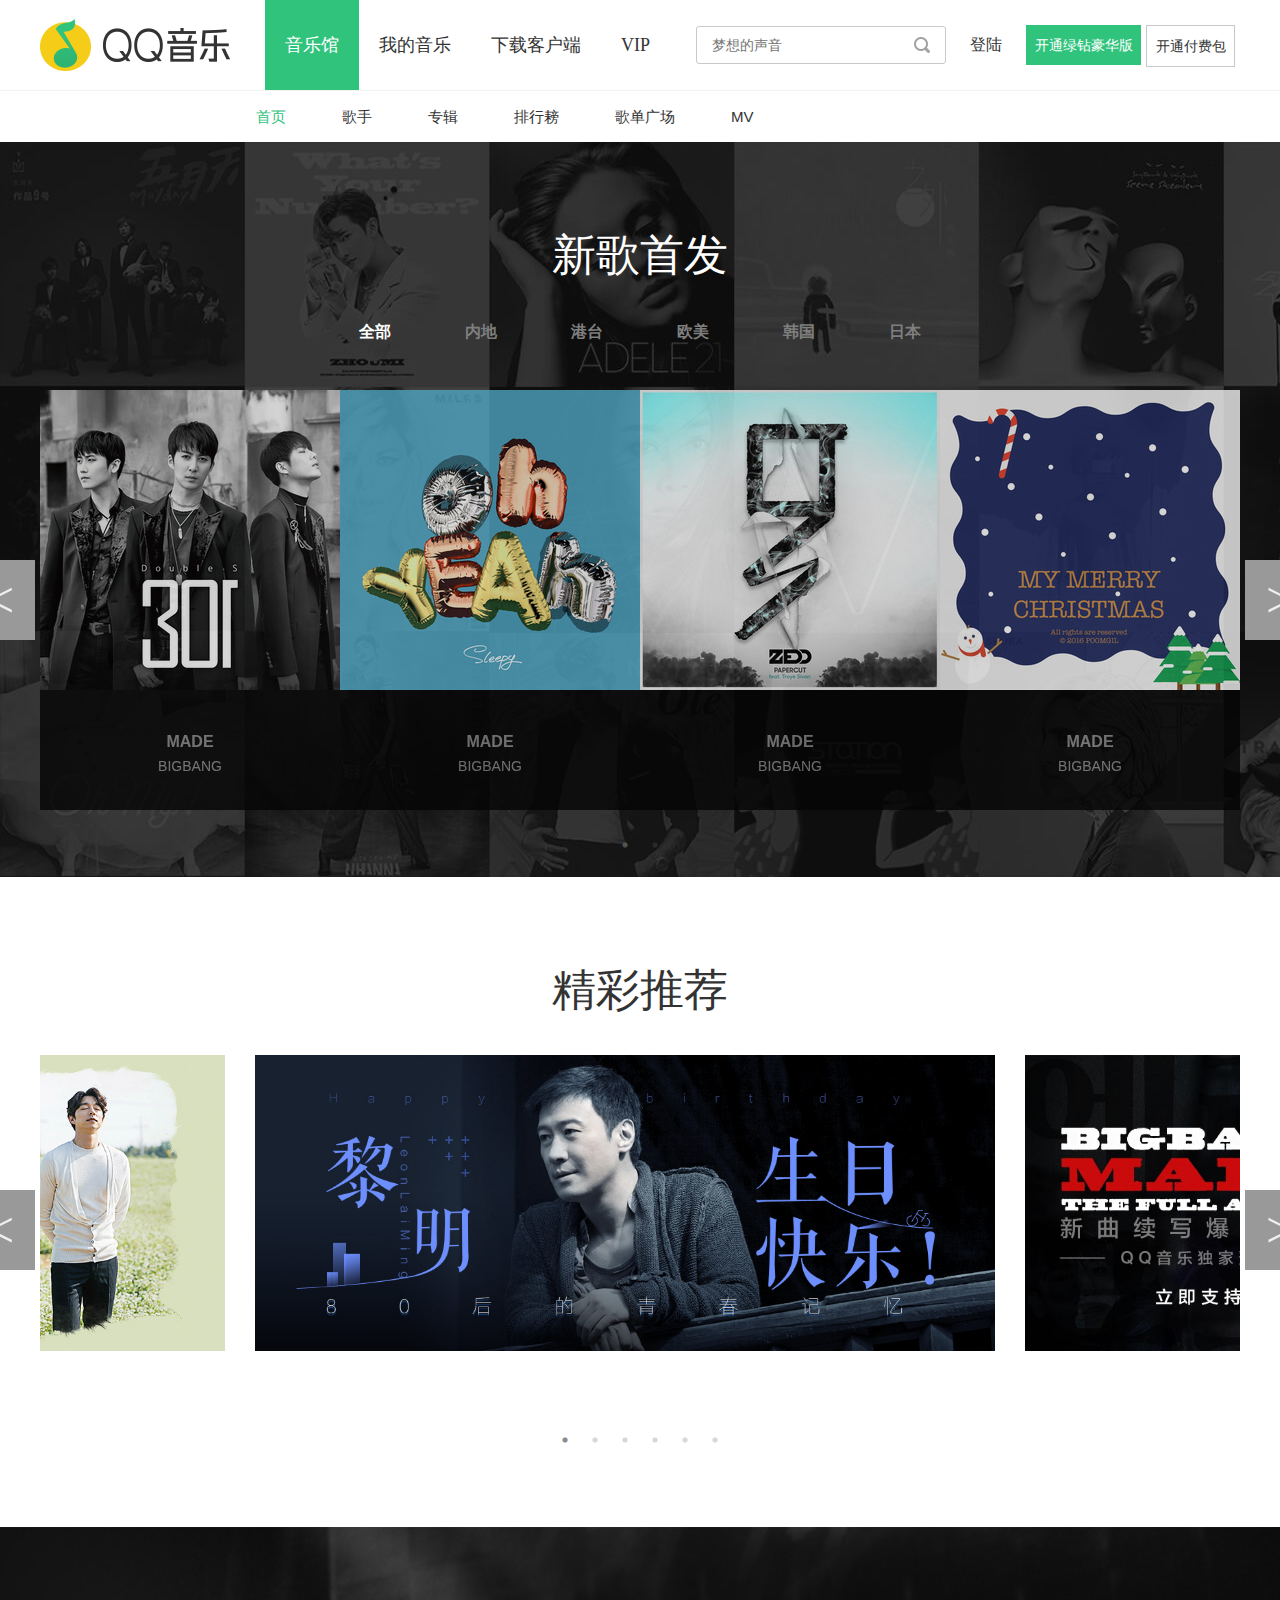
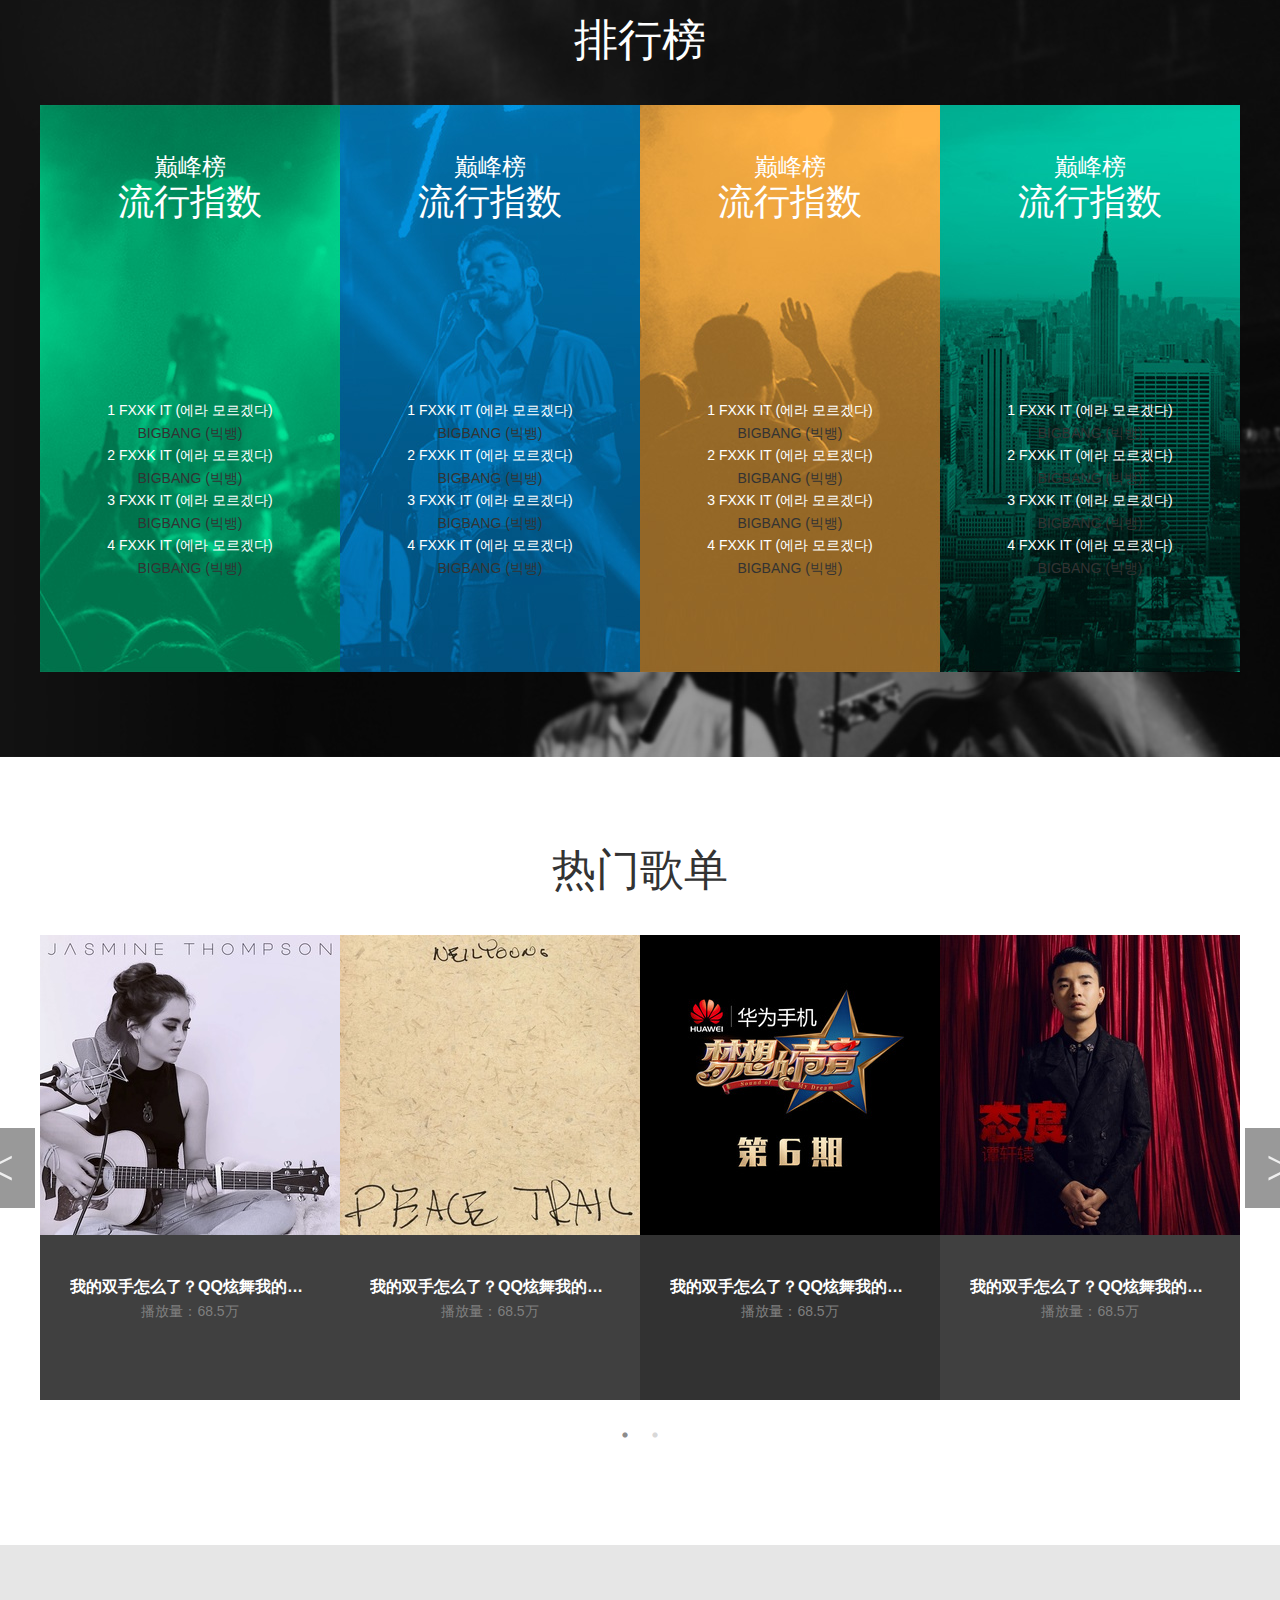
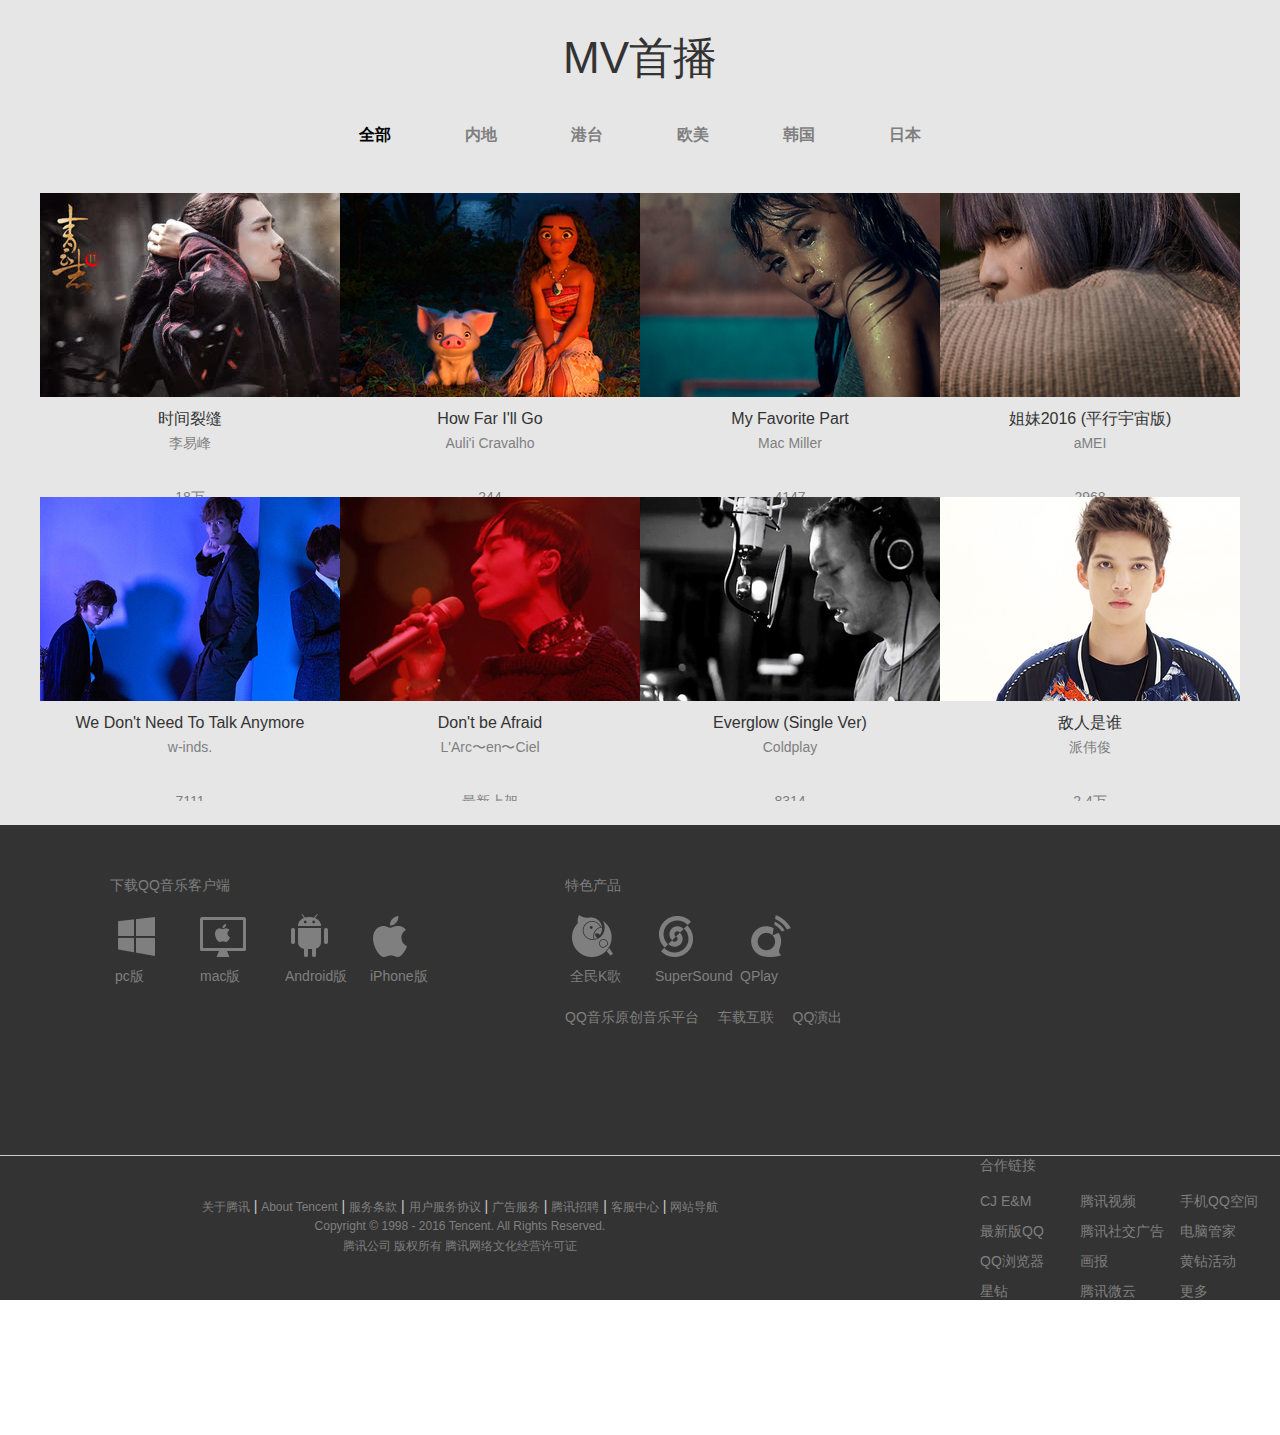
<file: index.html>
<!DOCTYPE html>
<html>
<head>
<meta charset="utf-8"/>
<title>QQ音乐 - 中国最新最全免费正版高品质音乐平台！</title>
<link rel="stylesheet" href="commom/css/index.css"/>
<link rel="stylesheet" href="commom/wonRecom/slick.css" />
<link rel="stylesheet" href="commom/slick/slick.css"/>
</head>
<body>
<div class="content">
<!--头部导航栏-->
<div class="nav">
	<div class="nav-top">
	    <div class="logo"></div>
	    <div class="nav-item">
			<ul>
				<li class="lgreen"><a class="f18 white" href="#">音乐馆</a></li>
				<li><a class="f18 ccc" href="#">我的音乐</a></li>
				<li><a class="f18 ccc " href="#">下载客户端</a></li>
				<li><a style="font-family: 'sans-serif';width: 26.1px;" class="f18 ccc" href="#">VIP</a></li>
			</ul>
		</div>
		<!--<div class="clear"></div>-->
		<div class="nav-input">
			<div class="mod_search_input">
				<input type="text" placeholder="梦想的声音"/>
				<button class="btn">
					<i class="icon-search"></i>
					<span class="icon-txt">搜索</span>
				</button>
			</div>
		</div>
		<div class="right">
				<a class="nav-login ccc" href="#">登陆</a>
				<a class="nav-vip white">开通绿钻豪华版</a>
				<a class="nav-price">开通付费包</a>
		</div>	
	</div>
	<div class="nav-bottom">
		<ul class="nav-content-item">
			<li><a style="color:#31c27c;"  href="#">首页</a></li>
			<li><a  href="#">歌手</a></li>
			<li><a  href="#">专辑</a></li>
			<li><a  href="#">排行耪</a></li>
			<li><a  href="#">歌单广场</a></li>
			<li><a  href="#">MV</a></li>
		</ul>
	</div>
</div>
<!--新歌首发-->
<div class="newSong">
	<div class="title white"><h1>新歌首发</h1></div>
	<div class="list">
		<a class="white f16" href="#">全部</a>
		<a class="gray f16" href="#">内地</a>
		<a class="gray f16" href="#">港台</a>
		<a class="gray f16" href="#">欧美</a>
		<a class="gray f16" href="#">韩国</a>
		<a class="gray f16" href="#">日本</a>
	</div>
	<div class="new-Song">
		<ul class="songList">
			<div class="slick" style="width: 1200px;height: 420;">
			<div class="hotSong-item" style="width:300px;height: 420px;opacity: 0.8;background: #060606;"><li>
				<div class="itemBox">
				<div class="pic" style="height: 300px;">
					<img src="commom/img/T002R300x300M000001llkhe3ZBBNF.jpg">
					<div class="mask"></div>
					<div class="play"></div>
				</div>
					<div class="songDetai op">
					<h3 class="white" style="font-weight: bold;">MADE</h3>
					<div class="listen">
						<i></i>
						<span class="white f15">BIGBANG</span>
					</div>
					</div>
				</div>
			</li></div>
			<div  class="hotSong-item" style="height: 420px;opacity: 0.8; background: #060606;"><li>
				<div class="itemBox">
					<div class="pic" style="height: 300px;">
					<img src="commom/img/T002R300x300M000001mEns84U6loJ.jpg">
					<div class="mask"></div>
					<div class="play"></div>
					</div>
					<div class="songDetai op">
					<h3 class="white" style="font-weight: bold;">MADE</h3>
					<div class="listen">
						<i></i>
						<span class="white f15 ">BIGBANG</span>
					</div>
					</div>
				</div>
			</li></div>
			<div class="hotSong-item" style="height: 420px; opacity: 0.8;background: #060606;"><li >
				<div class="itemBox">
					<div class="pic" style="height: 300px;">
					<img src="commom/img/T002R300x300M000002OYzFc1EvuDk.jpg">
					<div class="mask"></div>
					<div class="play"></div>
					</div>
					<div class="songDetai op">
					<h3 class="white" style="font-weight: bold;">MADE</h3>
					<div class="listen">
						<i></i>
						<span class="white f15 ">BIGBANG</span>
					</div>
					</div>
				</div>
			</li></div>
			<div class="hotSong-item" style="height: 420px;opacity: 0.8;background: #060606;"><li>
				<div class="itemBox">
					<div class="pic" style="height: 300px;">
					<img src="commom/img/T002R300x300M000003CiF0q2GKwxg.jpg">
					<div class="mask"></div>
					<div class="play"></div>
					</div>
					<div class="songDetai op">
					<h3 class="white" style="font-weight: bold;">MADE</h3>
					<div class="listen">
						<i></i>
						<span class="white f15 ">BIGBANG</span>
					</div>
					</div>
				</div>
			</li></div>
			<div class="hotSong-item" style="height: 420px;opacity: 0.8;background: #060606;"><li>
				<div class="itemBox">
					<div class="pic" style="height: 300px;">
					<img src="commom/img/T002R300x300M000001llkhe3ZBBNF.jpg">
					<div class="mask"></div>
					<div class="play"></div>
					</div>
					<div class="songDetai op">
					<h3 class="white" style="font-weight: bold;">MADE</h3>
					<div class="listen">
						<i></i>
						<span class="white f15 ">BIGBANG</span>
					</div>
					</div>
				</div>
			</li></div>
			</div>
		</ul>
	</div>
</div>
</div>
<!--精彩推荐-->
<div class="wonRecom">
	<div class="title"><h1>精彩推荐</h1></div>
	<div class="picList"  >
	<div class="slider center" style="height: 350px;width: 1200px; margin:0 auto;">
		<div><img src="commom/img/57314.jpg" style="max-width: 740px;"></div>
		<div><img src="commom/img/57611.jpg" style="max-width: 740px;"></div>
		<div><img src="commom/img/57936.jpg" style="max-width: 740px;"></div>
		<div><img src="commom/img/58218.jpg" style="max-width: 740px;"></div>
		<div><img src="commom/img/58249.jpg" style="max-width: 740px;"></div>
		<div><img src="commom/img/58298.jpg" style="max-width: 740px;"></div>
	</div>
	</div>
</div>
<!--排行榜-->
<div class="rankList">
	<div class="title""><h1 class="white">排行榜</h1></div>
	<div class="rankDtail">
		<div class="rank-list">
			<div class="rank-list-item">
				<div class="bg" style="background: url(commom/img/555.jpg) 0 0;"></div>
				   <div class="top-title">
				   	 <span class="little white">巅峰榜</span>
				   	 <span class="big white">流行指数</span>
				    </div>
				    <div class="mask"></div>
				    <div class="play" style="top:32%;"></div>
				   <ul class="popSong">
				   		<li>
				   			<p class="songName"><a class="white" href="#">1 FXXK IT (에라 모르겠다)</a></p>
				   			<p class="singer">BIGBANG (빅뱅)</p>
				   		</li>
				   		<li>
				   			<p class="songName"><a class="white" href="#">2 FXXK IT (에라 모르겠다)</a></p>
				   			<p class="singer">BIGBANG (빅뱅)</p>
				   		</li>
				   		<li>
				   			<p class="songName"><a class="white" href="#">3 FXXK IT (에라 모르겠다)</a></p>
				   			<p class="singer">BIGBANG (빅뱅)</p>
				   		</li>	
				   		<li>
				   			<p class="songName"><a class="white" href="#">4 FXXK IT (에라 모르겠다)</a></p>
				   			<p class="singer">BIGBANG (빅뱅)</p>
				   		</li>     
				   </ul>
			   </div>
			   	<div class="rank-list-item">
				<div class="bg" style="background:url(commom/img/555.jpg) -300px 0;"></div>
				   <div class="top-title">
				   	 <span class="little white">巅峰榜</span>
				   	 <span class="big white">流行指数</span>
				    </div>
				    <div class="mask"></div>
				    <div class="play" style="top:32%;"></div>
				   <ul class="popSong">
				   		<li>
				   			<p class="songName"><a class="white" href="#">1 FXXK IT (에라 모르겠다)</a></p>
				   			<p class="singer">BIGBANG (빅뱅)</p>
				   		</li>
				   		<li>
				   			<p class="songName"><a class="white" href="#">2 FXXK IT (에라 모르겠다)</a></p>
				   			<p class="singer">BIGBANG (빅뱅)</p>
				   		</li>
				   		<li>
				   			<p class="songName"><a class="white" href="#">3 FXXK IT (에라 모르겠다)</a></p>
				   			<p class="singer">BIGBANG (빅뱅)</p>
				   		</li>	
				   		<li>
				   			<p class="songName"><a class="white" href="#">4 FXXK IT (에라 모르겠다)</a></p>
				   			<p class="singer">BIGBANG (빅뱅)</p>
				   		</li>     
				   </ul>
			   </div>
			   	<div class="rank-list-item">
				<div class="bg" style=" background: url(commom/img/555.jpg) -600px 0;"></div>
				   <div class="top-title">
				   	 <span class="little white">巅峰榜</span>
				   	 <span class="big white">流行指数</span>
				    </div>
				    <div class="mask"></div>
				    <div class="play" style="top:32%;"></div>
				   <ul class="popSong">
				   		<li>
				   			<p class="songName"><a class="white" href="#">1 FXXK IT (에라 모르겠다)</a></p>
				   			<p class="singer">BIGBANG (빅뱅)</p>
				   		</li>
				   		<li>
				   			<p class="songName"><a class="white" href="#">2 FXXK IT (에라 모르겠다)</a></p>
				   			<p class="singer">BIGBANG (빅뱅)</p>
				   		</li>
				   		<li>
				   			<p class="songName"><a class="white" href="#">3 FXXK IT (에라 모르겠다)</a></p>
				   			<p class="singer">BIGBANG (빅뱅)</p>
				   		</li>	
				   		<li>
				   			<p class="songName"><a class="white" href="#">4 FXXK IT (에라 모르겠다)</a></p>
				   			<p class="singer">BIGBANG (빅뱅)</p>
				   		</li>     
				   </ul>
			   </div>
			   	<div class="rank-list-item">
				<div class="bg" style=" background: url(commom/img/555.jpg) -900px 0;"></div>
				   <div class="top-title">
				   	 <span class="little white">巅峰榜</span>
				   	 <span class="big white">流行指数</span>
				    </div>
				    <div class="mask"></div>
				    <div class="play" style="top:32%;"></div>
				   <ul class="popSong">
				   		<li>
				   			<p class="songName"><a class="white" href="#">1 FXXK IT (에라 모르겠다)</a></p>
				   			<p class="singer">BIGBANG (빅뱅)</p>
				   		</li>
				   		<li>
				   			<p class="songName"><a class="white" href="#">2 FXXK IT (에라 모르겠다)</a></p>
				   			<p class="singer">BIGBANG (빅뱅)</p>
				   		</li>
				   		<li>
				   			<p class="songName"><a class="white" href="#">3 FXXK IT (에라 모르겠다)</a></p>
				   			<p class="singer">BIGBANG (빅뱅)</p>
				   		</li>	
				   		<li>
				   			<p class="songName"><a class="white" href="#">4 FXXK IT (에라 모르겠다)</a></p>
				   			<p class="singer">BIGBANG (빅뱅)</p>
				   		</li>     
				   </ul>
				  </div>
			   </div>
		</div>
	</div>
</div>
<!--热门歌单-->
<div class="songSheet">
	<div class="title"><h1>热门歌单</h1></div>
	<div class="hotSong" >
		<ul class="songList">
			<div class="slick" style="width: 100%; height:465px ;">
			<div class="hotSong-item" style="height: 465px; background: #404040;"><li>
				<div class="itemBox">
					<div class="pic" style="height: 300px;">
					<img src="commom/img/T002R300x300M0000001pKni1YfxaY.jpg">
					<div class="mask"></div>
					<div class="play"></div>
					</div>
					<div class="songDetai" style="height: 165px;">
					<h3 class="white" style="font-weight: bold;">我的双手怎么了？QQ炫舞我的双手怎么了？QQ炫舞</h3>
					<div class="listen">
						<i></i>
						<span class="gray f15 sp">播放量：68.5万</span>
					</div>
					</div>
				</div>
			</li>
			</div>
			<div class="hotSong-item" style="height: 465px; background: #404040;"><li>
				<div class="itemBox">
					<div class="pic" style="height: 300px;">
					<img src="commom/img/T002R300x300M000000gtTPj4Pxp1R.jpg">
					<div class="mask"></div>
					<div class="play"></div>
					</div>
					<div class="songDetai" style="height: 165px;">
					<h3 class="white" style="font-weight: bold;">我的双手怎么了？QQ炫舞我的双手怎么了？QQ炫舞</h3>
					<div class="listen">
						<i></i>
						<span class="gray f15 sp">播放量：68.5万</span>
					</div>
					</div>
				</div>
			</li>
			</div>
			<div class="hotSong-item" style="height: 465px;background:#323232;"><li >
				<div class="itemBox">
					<div class="pic" style="height: 300px;">
					<img src="commom/img/T002R300x300M000000sWiOb1wQgIh.jpg">
					<div class="mask"></div>
					<div class="play"></div>
					</div>
					<div class="songDetai" style="height: 165px;">
					<h3 class="white" style="font-weight: bold;">我的双手怎么了？QQ炫舞我的双手怎么了？QQ炫舞</h3>
					<div class="listen">
						<i></i>
						<span class="gray f15 sp">播放量：68.5万</span>
					</div>
					</div>
				</div>
			</li></div>
			<div class="hotSong-item" style="height: 465px; background: #404040;"><li>
				<div class="itemBox">
					<div class="pic" style="height: 300px;">
					<img src="commom/img/T002R300x300M000001JzEUH3aAUKv.jpg">
					<div class="mask"></div>
					<div class="play"></div>
					</div>
					<div class="songDetai" style="height: 165px;">
					<h3 class="white" style="font-weight: bold;">我的双手怎么了？QQ炫舞我的双手怎么了？QQ炫舞</h3>
					<div class="listen">
						<i></i>
						<span class="gray f15 sp">播放量：68.5万</span>
					</div>
					</div>
				</div>
			</li></div>
				<div class="hotSong-item" style="height: 465px;background:#323232; "><li>
				<div class="itemBox">
					<div class="pic" style="height: 300px;">
					<img src="commom/img/T002R300x300M000000sWiOb1wQgIh.jpg">
					<div class="mask"></div>
					<div class="play"></div>
					</div>
					<div class="songDetai" style="height: 165px;">
					<h3 class="white" style="font-weight: bold;">我的双手怎么了？QQ炫舞我的双手怎么了？QQ炫舞</h3>
					<div class="listen">
						<i></i>
						<span class="gray f15 sp">播放量：68.5万</span>
					</div>
					</div>
				</div>
			</li></div>
			</div>
			</ul>
			</div>
</div>
<!--MV首播-->
<div class="mv">
	<div class="title"><h1 style="margin: 0;">MV首播</h1></div>
	<div class="list">
		<a class="black f16" href="#">全部</a>
		<a class="gray f16" href="#">内地</a>
		<a class="gray f16" href="#">港台</a>
		<a class="gray f16" href="#">欧美</a>
		<a class="gray f16" href="#">韩国</a>
		<a class="gray f16" href="#">日本</a>
	</div>
	<div class="mvDetail">
		<ul class="mvList">
			<li class="mvList-item">
				<div class="itemBox">
					<div class="pic">
						<img src="commom/img/0.jpg">
						<div class="mask"></div>
						<div class="play" style="top:60px;"></div>
					</div>
					<h3>时间裂缝</h3>
					<p class="gray center f14 singer">李易峰</p>
					<div class="listen">
						<i></i>
						<span class="gray f14">18万</span>
					</div>
				</div>
			</li>
			<li class="mvList-item">
				<div class="itemBox">
					<div class="pic">
						<img src="commom/img/1.jpg">
						<div class="mask"></div>
						<div class="play" style="top:60px;"></div>
					</div>
					<h3>How Far I'll Go</h3>
					<p class="gray center f14 singer">Auli'i Cravalho</p>
					<div class="listen">
						<i></i>
						<span class="gray f14">244</span>
					</div>
				</div>
			</li>
			<li class="mvList-item">
				<div class="itemBox">
					<div class="pic">
						<img src="commom/img/2.jpg">
						<div class="mask"></div>
						<div class="play" style="top:60px;"></div>
					</div>
					<h3>My Favorite Part</h3>
					<p class="gray center f14 singer">Mac Miller</p>
					<div class="listen">
						<i></i>
						<span class="gray f14">4147</span>
					</div>
				</div>
			</li>
			<li class="mvList-item">
				<div class="itemBox">
					<div class="pic">
						<img src="commom/img/4.jpg">
						<div class="mask"></div>
						<div class="play" style="top:60px;"></div>
					</div>
					<h3>姐妹2016 (平行宇宙版)</h3>
					<p class="gray center f14 singer">aMEI</p>
					<div class="listen">
						<i></i>
						<span class="gray f14">2968</span>
					</div>
				</div>
			</li>
			<li class="mvList-item">
				<div class="itemBox">
					<div class="pic">
						<img src="commom/img/5.jpg">
						<div class="mask"></div>
						<div class="play" style="top:60px;"></div>
					</div>
					<h3>We Don't Need To Talk Anymore</h3>
					<p class="gray center f14 singer">w-inds.</p>
					<div class="listen">
						<i></i>
						<span class="gray f14">7111</span>
					</div>
				</div>
			</li>
			<li class="mvList-item">
				<div class="itemBox">
					<div class="pic">
						<img src="commom/img/10.jpg">
						<div class="mask"></div>
						<div class="play" style="top:60px;"></div>
					</div>
					<h3>Don't be Afraid</h3>
					<p class="gray center f14 singer">L'Arc〜en〜Ciel</p>
					<div class="listen">
						<i></i>
						<span class="gray f14">最新上架</span>
					</div>
				</div>
			</li>
			<li class="mvList-item">
				<div class="itemBox">
					<div class="pic">
						<img src="commom/img/7.jpg">
						<div class="mask"></div>
						<div class="play" style="top:60px;"></div>
					</div>
					<h3>Everglow (Single Ver)</h3>
					<p class="gray center f14 singer">Coldplay</p>
					<div class="listen">
						<i></i>
						<span class="gray f14">8314</span>
					</div>
				</div>
			</li>
			<li class="mvList-item">
				<div class="itemBox">
					<div class="pic">
						<img src="commom/img/8.jpg">
						<div class="mask"></div>
						<div class="play" style="top:60px;"></div>
					</div>
					<h3>敌人是谁</h3>
					<p class="gray center f14 singer">派伟俊</p>
					<div class="listen">
						<i></i>
						<span class="gray f14">2.4万</span>
					</div>
				</div>
			</li>
		</ul>
	</div>
</div>
<!--底部导航-->
<div class="footer">
	<div class="info">
		<div class="leftInfo sp100">
			<p class="f14 gray">下载QQ音乐客户端</p>
			<div class="icon">
			<ul>
				<li>
					<span class="win"></span>
					<p class="gray f14">pc版</p>
				</li>
				<li>
					<span class="mac"></span>
					<p class="gray f14">mac版</p>
				</li>
				<li>
					<span class="an"></span>
					<p class="gray f14">Android版</p>
				</li>
				<li>
					<span class="iphone"></span>
					<p class="gray f14">iPhone版</p>
				</li>
			</ul>
			</div>
		</div>
		<div class="midInfo sp100">
			<p class="f14 gray">特色产品</p>
			<div class="icon">
			<ul>
				<li>
					<span class="sing"></span>
					<p class="gray f14">全民K歌</p>
				</li>
				<li>
					<span class="super"></span>
					<p class="gray f14">SuperSound</p>
				</li>
				<li>
					<span class="QPlay"></span>
					<p class="gray f14">QPlay</p>
				</li>
			</ul>
			</div>
			<div class="word">
				<a class="gray f14" href="#">QQ音乐原创音乐平台</a>
				<a class="gray f14" href="#">车载互联</a>
				<a class="gray f14" href="#">QQ演出</a>
			</div>
		</div>
		<div class="rigInfo sp100">
			<p class="f14 gray">合作链接</p>
			<div class="icon">
			<ul>
				<li><a class="gray f14" href="#">CJ E&M</a></li>
				<li><a class="gray f14" href="#">腾讯视频</a></li>
				<li><a class="gray f14" href="#">手机QQ空间</a></li>
				<li><a class="gray f14" href="#">最新版QQ</a></li>
				<li><a class="gray f14" href="#">腾讯社交广告</a></li>
				<li><a class="gray f14" href="#">电脑管家</a></li>
				<li><a class="gray f14" href="#">QQ浏览器</a></li>
				<li><a class="gray f14" href="#">画报</a></li>
				<li><a class="gray f14" href="#">黄钻活动</a></li>
				<li><a class="gray f14" href="#">星钻</a></li>
				<li><a class="gray f14" href="#">腾讯微云</a></li>
				<li><a class="gray f14" href="#">更多</a></li>
			</ul>
			</div>
		</div>
	</div>
	<div class="botWord">
		<div class="lInfo">
		<p style="text-align: center;color:#ccc;">
			<a class="gray f12" href="#">关于腾讯</a> |
			<a class="gray f12" href="#">About Tencent</a> |
			<a class="gray f12" href="#">服务条款</a> |
			<a class="gray f12" href="#"> 用户服务协议</a> |
			<a class="gray f12" href="#">广告服务</a> | 
			<a class="gray f12" href="#">腾讯招聘</a> |
			<a class="gray f12" href="#">客服中心</a> | 
			<a class="gray f12" href="#">网站导航</a>
			</p>
		<p style="text-align: center;color:#7f7f7f;font-size: 12px;">
			Copyright © 1998 - 2016 Tencent. 
			<a class="gray f12" href="#">All Rights Reserved</a>.
		</p>
		<p style="text-align: center;color:#ccc;"> 
			<a class="gray f12" href="#">腾讯公司 </a>
			<a class="gray f12" href="#">版权所有 </a>
			<a class="gray f12" href="#">腾讯网络文化经营许可证</a>
		</p>
		</div>
	</div>
		
	</div>
</div>
</div>
</body>
<script src="commom/js/jquery-1.11.1.min.js"></script>
<script type="text/javascript" src="commom/slick/slick.min.js" ></script>
<script>
		$(function(){
	    $('.slick').slick({
	        dots: true,
	        arrows:true,
	        infinite: true,
			slidesToShow: 4,
			slidesToScroll: 4
    		});
    	$('.center').slick({
        centerMode: true,
        dots:true,
        centerPadding:'215px',
        slidesToShow: 1,
        responsive: [{
            breakpoint: 768,
            settings: {
                arrows: true,
                centerMode: true,
                centerPadding: '40px',
                slidesToShow: 1
            }
        }, {
            breakpoint: 480,
            settings: {
                arrows: true,
                centerMode: true,
                centerPadding: '40px',
                slidesToShow: 1
            }
        }]
    });
        });
	</script>
</html>
</file>
<file: commom/css/index.css>
*{margin: 0;padding: 0;}
.content{min-width1120px;overflow-y:scroll;width:100%;height:100%;background:#fff;}
a{text-decoration: none;}
ul,li{list-style: none;display: block;}
.white{color:#ffffff;}
.black{color:black;}
.green{color: lightgreen;}
.f18{font-size: 18px;}
.f22{font-size: 22px;}
.f14{font-size: 14px;}
.f12{font-size: 12px;}
.f16{font-size: 16px;}
.clear{clear:both;}
.lgreen{background: #30c37c;}
.gray{color:#7f7f7f;}
.center{text-align: center;}
.ccc
{
	color:#333;
}
body
{
	color: #333;
	background-color: #fff;
	font-size: 14px;
	line-height: 1.5;
	font-family: poppin,'PingFang SC',Tahoma,Arial,微软雅黑,sans-serif;"微软雅黑";
    overflow-y: scroll;
    overflow-x: hidden;
}
::-webkit-scrollbar 
{ 
	width: 10px; 
}
::-webkit-scrollbar-track
{
 	width: 10px;
 	background: #FFFFFF;
} 
/* Handle */ 
::-webkit-scrollbar-thumb
 { 
 	-webkit-border-radius: 5px;
 	border-radius: 5px; 
 	background: #cccccc;
} 
::-webkit-scrollbar-thumb:hover
{
  background:#666666;
} 
.content
{
	min-width: 1240px;
	overflow: hidden;
}
.nav
{
	width:100%;
	/*padding-top:90px;*/
	height: 142px;
	position: relative;
}
.nav-top
{
	max-width: 1200px;
	min-width: 1200px;
	margin: 0 auto;
	position: relative;
	height: 90px;
}
.logo
{
	width: 190px;
	height: 52px;
	background:url(../img/logo.png) no-repeat center center;
	float:left;
	position: relative;
	top:19px;
	left:0px;
}
.nav-item ul
{
	position: absolute;
	left: 225px;
	top: 0;
}
.nav-item ul li 
{	
	float: left;
}
.nav-item ul li a
{
	display: block;
	text-align: center;
	height: 90px;
	line-height: 90px;
	padding: 0 20px;
	font-size: 18px;	
} 
.nav-item ul li a:hover
{
	color:#31c27c;
}
.right
{
    height: 90px;
    line-height: 90px;
    width:273px;
    float: right;
}

.nav-login
{
	display: block;
	font-size: 16px;
	width: 38px;
	margin-right: 21px;
	text-align: center;
	float: left;
}
.nav-login:hover
{
	color:#31c27c
}
.nav-vip
{
	display: block;
	font-size: 14px;
	width: 115px;
	text-align: center;
	background:#30c37c;
	float: left;
	margin-right: 5px;
	vertical-align: middle;
	height: 40px;
	line-height: 40px;
	margin-top: 25px;
	color:#fff;
}
.nav-vip:hover
{
	background:#2caf6e;
	color:#fff;
}
.nav-price
{
    display: block;
	font-size: 14px;
	width: 75px;
	text-align: center;
	float: left;
	vertical-align: middle;
	height: 40px;
	line-height: 40px;
	margin-top: 25px;
	border: 1px solid #c9c9c9;
	padding: 0 6px;	
	color:#333;
}
.nav-price:hover
{
	background:#ededed;
	color:#333;
}
.nav-content-item
{
	height: 51px;
    line-height: 51px;
    border-top: 1px solid #f2f2f2;
    padding-left: 256px;
    
}
.nav-bottom ul li
{
	display: block;
	float:left;
	font-size: 15px;
	color: #c1c1c1;
	margin-right: 56px;
	display: block;
}
.nav-content-item  li a
{
	font-size: 15px;
	color:#333;
	display: block;
	float: left;
}
.nav-content-item  li a:hover
{
	color:#31c27c
}
.pic
{
	width:300px;
	height: 204px;
	overflow: hidden;
	position: relative;
}
.mask
{
    position: absolute;
    left: 0;
    top: 0;
    width: 100%;
    height: 100%;
    background-color: #7F7F7F;
    opacity: 0;
    filter: alpha(opacity=0);
    -webkit-transition: opacity .5s;
    transition: opacity .5s;
}
.play
{
	position: absolute;
    left:50%;
    top:50%;
    margin-left: -35px;
    width: 70px;
    height: 70px;
    filter: alpha(opacity=0);
     opacity: 0;
    -webkit-transform: scale(.7);
    -webkit-transition-property: opacity,-webkit-transform;
    -webkit-transition-duration: .5s;
    transform: scale(.7);
    transition-property: opacity,transform;
    transition-duration: .5s;
    zoom: 1;
}
.bg
{
    transition: transform .75s;
    position: absolute;
    top: 0;
    left: 0;
    width: 100%;
    height: 567px;
}
.op
{
	opacity: 0.5;
}
.opAll
{
	opacity: 1;
}
.sp100
{
	margin-left:100px;
}
h1
{
	font-weight: normal;
	text-align: center;
}
.nav-input
{
	position: absolute;
	top: 0;
	right: 294px;
}
.mod_search_input
{
	border: 1px solid #c9c9c9;
	padding: 0 33px 0 15px;
	line-height: 36px;
	height: 36px;
	margin-top: 26px;
	position: relative;
	border-radius: 3px;
	background-color: #fff;
	-webkit-transition: width .6s ease-out;
	transition: width .6s ease-out;
}
.nav-input input
{
   width: 200px;
	height: 36px;
	border: 0 none;
	font-size: 14px;
	background: 0 0;
	-webkit-transition: width .6s ease-out,visibility .6s 1ms ease-out;
	transition: width .6s ease-out,visibility .6s 1ms ease-out;
}
.btn
{
	position: absolute;
	top: 0;
	right: 0;
	float:left;
	border: 0 none;
	width: 38px;
	height: 35px;
	overflow: visible;
	background: 0 0;
}
.icon-search
{
    position: absolute;
    top: 50%;
    right: 15px;
    margin-top: -8px;
    width: 16px;
    height: 16px;
    background: url(../img/icon_sprite.png) no-repeat 0 -40px;
}
.icon-txt {
    font: 0/0 a;
}
}
.nav-bottom
{
    width: 1200px;
	margin: 0 auto;
    height: 51px;
}

/*底部导航*/
.footer
{
	height:475px;
	width:100%;
	background:#333;
}
.info
{
	height: 280px;
	padding:50px 0px 0px 10px;
	border-bottom:0.2px solid #CCCCCC;
}
.leftInfo
{
	width: 355px;
	float: left;
    height: 280px;
    float: left;
}
.leftInfo ul li,.midInfo ul li
{
	width:65px;
	height: 77px;
	float:left;
	padding:5px 5px 0px 5px;
	margin-right:10px;
}
.leftInfo ul li:hover p,.midInfo ul li:hover p
{
	color:#31c27c;
	cursor: pointer;
}
.leftInfo ul li p,.midInfo ul li p
{
	height: 34px;
	line-height: 34px;
	width:65px;
}
.leftInfo span,.midInfo span
{
	height:48px;
	display: block;
	width:65px;
}
.win
{
	background:url(../img/footer.png) no-repeat 0 0;
}
.win:hover
{
	background:url(../img/footer.png) no-repeat 0 -48px;
}
.mac
{
	background:url(../img/footer.png) no-repeat -92px 0;
}
.mac:hover
{
	background:url(../img/footer.png) no-repeat -92px -48px;
}
.an
{
	background:url(../img/footer.png) no-repeat -184px 0;
}
.an:hover
{
	background:url(../img/footer.png) no-repeat -184px -48px;
}
.iphone
{
	background:url(../img/footer.png) no-repeat -276px 0;
}
.iphone:hover
{
	background:url(../img/footer.png) no-repeat -276px -48px;
}
.sing
{
	background:url(../img/footer.png) no-repeat -368px 0;
	width:48px;
}
.sing:hover
{
	background:url(../img/footer.png) no-repeat -368px -48px;
	width:48px;
}
.super
{
	background:url(../img/footer.png) no-repeat -460px 0;
	width:65px;
}
.super:hover
{
	background:url(../img/footer.png) no-repeat -460px -48px;
	width:65px;
}
.QPlay
{
	background:url(../img/footer.png) no-repeat -552px 0;
	width:48px;
}
.QPlay:hover
{
	background:url(../img/footer.png) no-repeat -552px -48px;
	width:48px;
}
.midInfo
{
	width: 340px;
	height: 280px;
	float:left;
}
.icon
{
	width:100%;
	height: 80px;
	margin-bottom:20px;
	margin-top:10px;
}
.word
{
	height: 23px;
	line-height:23px;
}
.word a
{
	display:inline-block;
	margin-right:15px;
}
.rigInfo
{
	width:300px;
	height: 280px;
	float:right;
}
.rigInfo ul li
{
	display:block;
	width:100px;
	height: 30px;
	line-height: 30px;
	float:left;
}
.botWord
{
	width: 1200px;
	height:100px;
	margin: 0 auto;
	padding-top:40px;
}
.footer a:hover
{
	color:#31c27c;
}
/*MV首播*/
.mv
{
	background:#e6e6e6;
	height:880px;
}
.title
{
	width: 490px;
	height: 48px;
	padding-top: 80px;
	margin: 0 auto 50px;
	font-size: 22px;
}
.list
{
	height: 50px;
	text-align: center;
	margin-bottom:20px;
}
.list a
{
	margin:0 35px;
	font-weight: bold;
}
.mv .list a:hover
{
	color:black;
}
.newSong .list a:hover
{
	color:#ffffff;
}
.mvDetail,.hotSong,.new-Song
{
	min-width: 1200px;
	max-width: 1200px;
	margin:0 auto;
	height:610px;
}
.rankDtail
{
	margin:0 auto;
	max-width: 1200px;
	min-width: 1200px;
	height:567px;
}
.rank-list-item
{
	height:567px;
	float: left;
	width: 25%;
	text-align: center;
	position: relative;
	overflow: hidden;
}
.top-title
{
	position: absolute;
	width: 200px;
	height: 110px;
	left:50%;
	margin:-100px;
	top:150px;
}
.rank-list
{
	width:100%;
	height: 567px;
}
.little
{
	height: 24px;
	display: block;
	line-height: 24px;
	font-size: 24px;
	margin-bottom:5px;
	font-family:'宋体' ;
	font-weight: normal;
}
.big
{
	height: 36px;
	line-height: 36px;
	font-size: 36px;
}
.popSong
{
	position: absolute;
	width:180px;
	height: 222px;
	bottom: 50px;
	left:50%;
	margin-left:-90px;
}
.mvList,.songList,.rank-list
{
	display:block;
	width:100%;
}
.mvList-item,.hotSong-item
{
	float: left;
	width: 25%;
	padding-bottom: 44px;
	overflow: hidden;
	height: 304px;
	padding-bottom: 0;
	text-align: center;
	position:relative;
}
h3
{
	margin-top:10px;
	text-align: center;
	font-weight: normal;
	font-size: 16px;
	overflow: hidden;
	text-overflow: ellipsis;
	white-space: nowrap;
}
.singer,.listen
{
	height: 24px;
	line-height: 24px;
}
.songDetai
{
	padding:30px;
}
.rankList
{
	width:100%;
	height:830px;
	background:url(../img/bg_index_top2.jpg);
}
.wonRecom
{
	height: 650px;
	width: 100%;
}
.wonList
{
	width: 1200px;
	height: 432px;
	margin:0 auto;
	overflow: hidden;
}
.newSong
{
	height: 735px;
	background: url(../img/bg_index_new.jpg);
	width:100%;
}
.mvList-item:hover img,.pic:hover img
{
	overflow: hidden;
	cursor:pointer;
	-webkit-transform: scale(1.05);
	-moz-transform: scale(1.05);
	transform: scale(1.05);
	-webkit-transition:all 500ms ease;
	transition:all 500ms ease;
}
.mvList-item:hover .mask,.pic:hover .mask
{
	opacity: 0.3;
	cursor: pointer;
}
.mvList-item:hover .play,.pic:hover .play,.rank-list-item:hover .play
{
	opacity: .9;
    -webkit-transform: scale(1);
    -webkit-transition-property: opacity,-webkit-transform;
    -webkit-transition-duration: .5s;
    transform: scale(1);
    transition-property: opacity,transform;
    transition-duration: .5s;
	background: url(../img/cover_play.png);
	cursor: pointer;
}
.rank-list-item:hover .bg
{
	-webkit-transform: scale(1.05);
	-moz-transform: scale(1.05);
	transform: scale(1.05);
	cursor:pointer;
}
.hotSong-item:hover .songDetai
{
	background: #30C37C;
	cursor: pointer;
}
</file>
